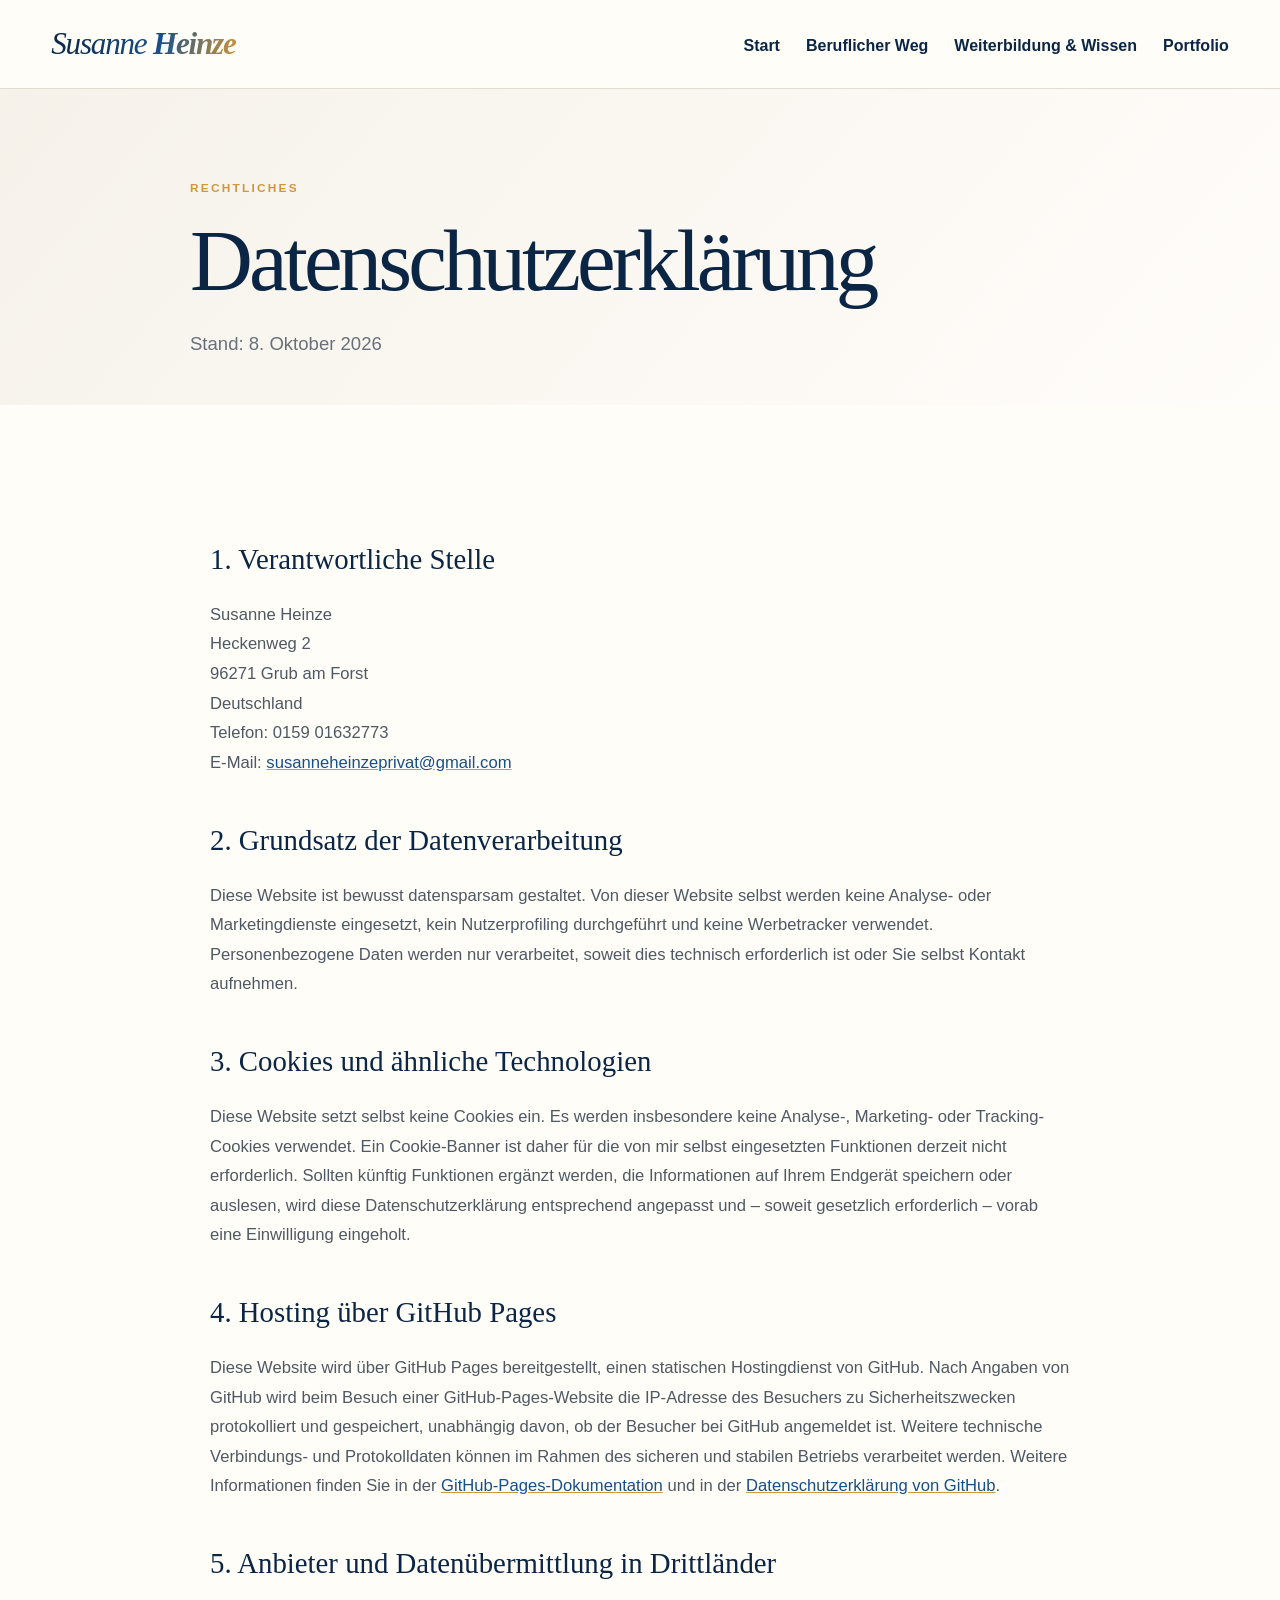
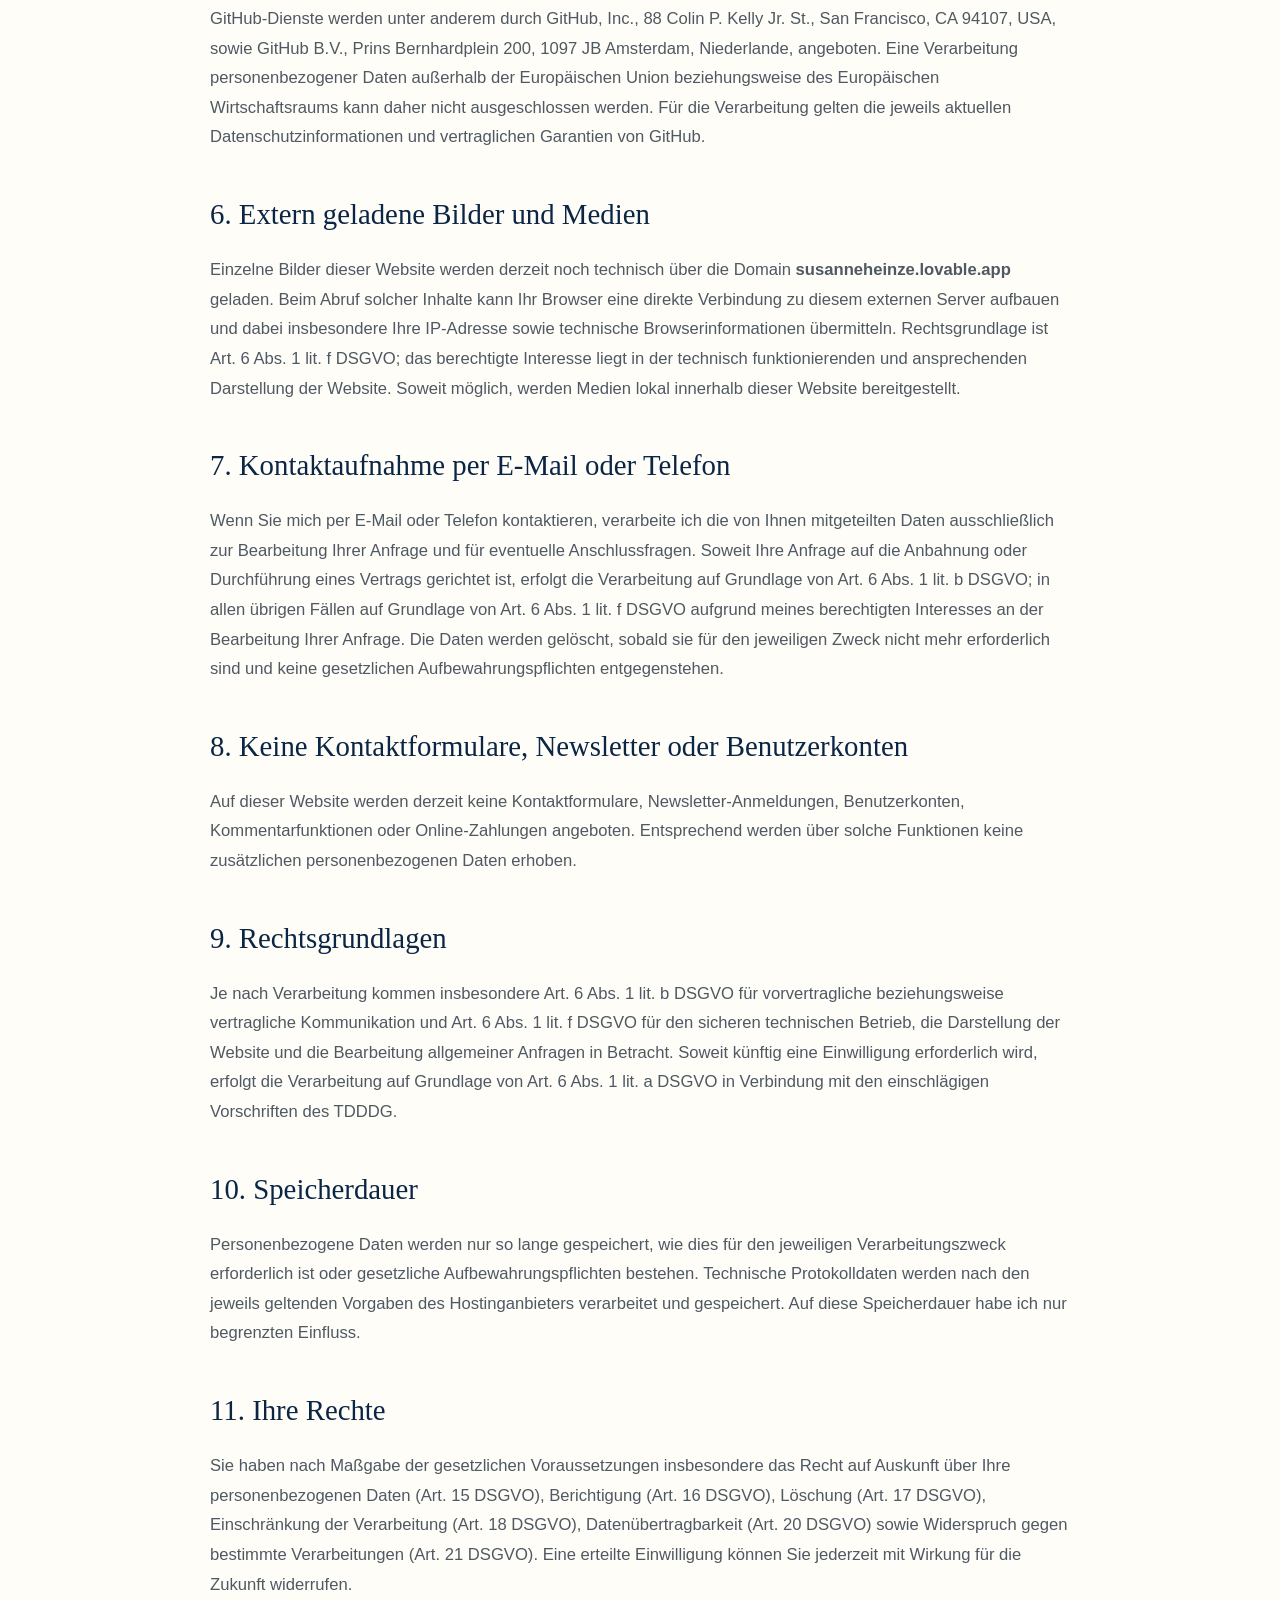
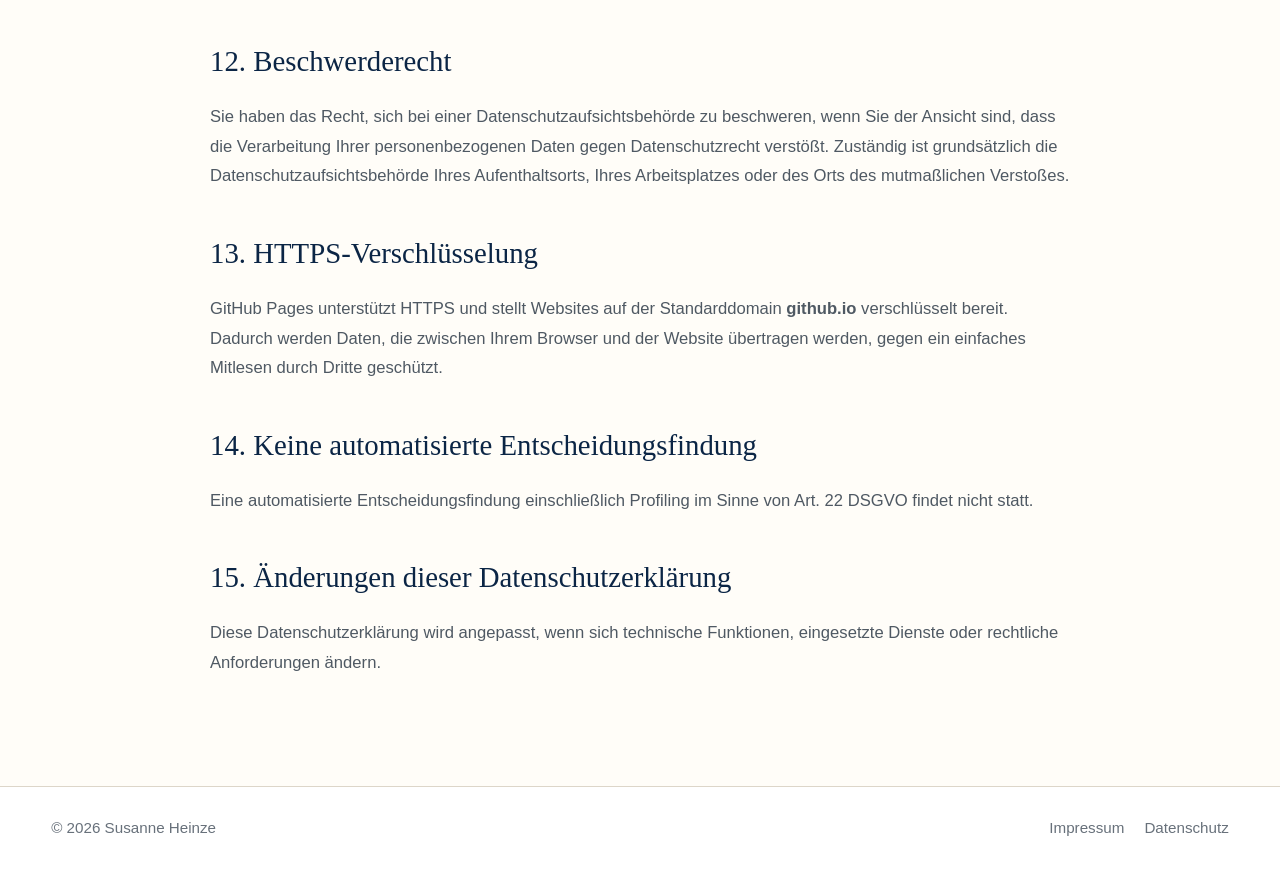
<file: V2-AKTUELL/datenschutz.html>
<!doctype html>
<html lang="de">
<head><meta charset="utf-8"><meta name="viewport" content="width=device-width,initial-scale=1"><title>Datenschutz | Susanne Heinze</title><link rel="stylesheet" href="style.css"></head>
<body>
<header class="site-header"><div class="shell header-inner"><a class="brand" href="index.html"><span>Susanne</span> Heinze</a><nav class="desktop-nav" aria-label="Hauptnavigation"><a href="index.html">Start</a><a href="beruflicher-weg.html">Beruflicher Weg</a><a href="weiterbildung-wissen.html">Weiterbildung & Wissen</a><a href="portfolio.html">Portfolio</a></nav><button class="menu-button" type="button" aria-expanded="false">Menü</button></div><div class="mobile-nav" aria-hidden="true"><a href="index.html">Start</a><a href="beruflicher-weg.html">Beruflicher Weg</a><a href="weiterbildung-wissen.html">Weiterbildung & Wissen</a><a href="portfolio.html">Portfolio</a><a href="impressum.html">Impressum</a><a href="datenschutz.html">Datenschutz</a></div></header>
<main>
<section class="page-hero compact"><div class="shell page-hero-inner reveal"><p class="kicker">Rechtliches</p><h1>Datenschutzerklärung</h1><p>Stand: 8. Oktober 2026</p></div></section>
<section class="section"><div class="shell legal-copy reveal">
<h2>1. Verantwortliche Stelle</h2>
<p>Susanne Heinze<br>Heckenweg 2<br>96271 Grub am Forst<br>Deutschland<br>Telefon: 0159 01632773<br>E-Mail: <a href="mailto:susanneheinzeprivat@gmail.com">susanneheinzeprivat@gmail.com</a></p>

<h2>2. Grundsatz der Datenverarbeitung</h2>
<p>Diese Website ist bewusst datensparsam gestaltet. Von dieser Website selbst werden keine Analyse- oder Marketingdienste eingesetzt, kein Nutzerprofiling durchgeführt und keine Werbetracker verwendet. Personenbezogene Daten werden nur verarbeitet, soweit dies technisch erforderlich ist oder Sie selbst Kontakt aufnehmen.</p>

<h2>3. Cookies und ähnliche Technologien</h2>
<p>Diese Website setzt selbst keine Cookies ein. Es werden insbesondere keine Analyse-, Marketing- oder Tracking-Cookies verwendet. Ein Cookie-Banner ist daher für die von mir selbst eingesetzten Funktionen derzeit nicht erforderlich. Sollten künftig Funktionen ergänzt werden, die Informationen auf Ihrem Endgerät speichern oder auslesen, wird diese Datenschutzerklärung entsprechend angepasst und – soweit gesetzlich erforderlich – vorab eine Einwilligung eingeholt.</p>

<h2>4. Hosting über GitHub Pages</h2>
<p>Diese Website wird über GitHub Pages bereitgestellt, einen statischen Hostingdienst von GitHub. Nach Angaben von GitHub wird beim Besuch einer GitHub-Pages-Website die IP-Adresse des Besuchers zu Sicherheitszwecken protokolliert und gespeichert, unabhängig davon, ob der Besucher bei GitHub angemeldet ist. Weitere technische Verbindungs- und Protokolldaten können im Rahmen des sicheren und stabilen Betriebs verarbeitet werden. Weitere Informationen finden Sie in der <a href="https://docs.github.com/de/pages/getting-started-with-github-pages/what-is-github-pages" target="_blank" rel="noopener">GitHub-Pages-Dokumentation</a> und in der <a href="https://docs.github.com/de/site-policy/privacy-policies/github-general-privacy-statement" target="_blank" rel="noopener">Datenschutzerklärung von GitHub</a>.</p>

<h2>5. Anbieter und Datenübermittlung in Drittländer</h2>
<p>GitHub-Dienste werden unter anderem durch GitHub, Inc., 88 Colin P. Kelly Jr. St., San Francisco, CA 94107, USA, sowie GitHub B.V., Prins Bernhardplein 200, 1097 JB Amsterdam, Niederlande, angeboten. Eine Verarbeitung personenbezogener Daten außerhalb der Europäischen Union beziehungsweise des Europäischen Wirtschaftsraums kann daher nicht ausgeschlossen werden. Für die Verarbeitung gelten die jeweils aktuellen Datenschutzinformationen und vertraglichen Garantien von GitHub.</p>

<h2>6. Extern geladene Bilder und Medien</h2>
<p>Einzelne Bilder dieser Website werden derzeit noch technisch über die Domain <strong>susanneheinze.lovable.app</strong> geladen. Beim Abruf solcher Inhalte kann Ihr Browser eine direkte Verbindung zu diesem externen Server aufbauen und dabei insbesondere Ihre IP-Adresse sowie technische Browserinformationen übermitteln. Rechtsgrundlage ist Art. 6 Abs. 1 lit. f DSGVO; das berechtigte Interesse liegt in der technisch funktionierenden und ansprechenden Darstellung der Website. Soweit möglich, werden Medien lokal innerhalb dieser Website bereitgestellt.</p>

<h2>7. Kontaktaufnahme per E-Mail oder Telefon</h2>
<p>Wenn Sie mich per E-Mail oder Telefon kontaktieren, verarbeite ich die von Ihnen mitgeteilten Daten ausschließlich zur Bearbeitung Ihrer Anfrage und für eventuelle Anschlussfragen. Soweit Ihre Anfrage auf die Anbahnung oder Durchführung eines Vertrags gerichtet ist, erfolgt die Verarbeitung auf Grundlage von Art. 6 Abs. 1 lit. b DSGVO; in allen übrigen Fällen auf Grundlage von Art. 6 Abs. 1 lit. f DSGVO aufgrund meines berechtigten Interesses an der Bearbeitung Ihrer Anfrage. Die Daten werden gelöscht, sobald sie für den jeweiligen Zweck nicht mehr erforderlich sind und keine gesetzlichen Aufbewahrungspflichten entgegenstehen.</p>

<h2>8. Keine Kontaktformulare, Newsletter oder Benutzerkonten</h2>
<p>Auf dieser Website werden derzeit keine Kontaktformulare, Newsletter-Anmeldungen, Benutzerkonten, Kommentarfunktionen oder Online-Zahlungen angeboten. Entsprechend werden über solche Funktionen keine zusätzlichen personenbezogenen Daten erhoben.</p>

<h2>9. Rechtsgrundlagen</h2>
<p>Je nach Verarbeitung kommen insbesondere Art. 6 Abs. 1 lit. b DSGVO für vorvertragliche beziehungsweise vertragliche Kommunikation und Art. 6 Abs. 1 lit. f DSGVO für den sicheren technischen Betrieb, die Darstellung der Website und die Bearbeitung allgemeiner Anfragen in Betracht. Soweit künftig eine Einwilligung erforderlich wird, erfolgt die Verarbeitung auf Grundlage von Art. 6 Abs. 1 lit. a DSGVO in Verbindung mit den einschlägigen Vorschriften des TDDDG.</p>

<h2>10. Speicherdauer</h2>
<p>Personenbezogene Daten werden nur so lange gespeichert, wie dies für den jeweiligen Verarbeitungszweck erforderlich ist oder gesetzliche Aufbewahrungspflichten bestehen. Technische Protokolldaten werden nach den jeweils geltenden Vorgaben des Hostinganbieters verarbeitet und gespeichert. Auf diese Speicherdauer habe ich nur begrenzten Einfluss.</p>

<h2>11. Ihre Rechte</h2>
<p>Sie haben nach Maßgabe der gesetzlichen Voraussetzungen insbesondere das Recht auf Auskunft über Ihre personenbezogenen Daten (Art. 15 DSGVO), Berichtigung (Art. 16 DSGVO), Löschung (Art. 17 DSGVO), Einschränkung der Verarbeitung (Art. 18 DSGVO), Datenübertragbarkeit (Art. 20 DSGVO) sowie Widerspruch gegen bestimmte Verarbeitungen (Art. 21 DSGVO). Eine erteilte Einwilligung können Sie jederzeit mit Wirkung für die Zukunft widerrufen.</p>

<h2>12. Beschwerderecht</h2>
<p>Sie haben das Recht, sich bei einer Datenschutzaufsichtsbehörde zu beschweren, wenn Sie der Ansicht sind, dass die Verarbeitung Ihrer personenbezogenen Daten gegen Datenschutzrecht verstößt. Zuständig ist grundsätzlich die Datenschutzaufsichtsbehörde Ihres Aufenthaltsorts, Ihres Arbeitsplatzes oder des Orts des mutmaßlichen Verstoßes.</p>

<h2>13. HTTPS-Verschlüsselung</h2>
<p>GitHub Pages unterstützt HTTPS und stellt Websites auf der Standarddomain <strong>github.io</strong> verschlüsselt bereit. Dadurch werden Daten, die zwischen Ihrem Browser und der Website übertragen werden, gegen ein einfaches Mitlesen durch Dritte geschützt.</p>

<h2>14. Keine automatisierte Entscheidungsfindung</h2>
<p>Eine automatisierte Entscheidungsfindung einschließlich Profiling im Sinne von Art. 22 DSGVO findet nicht statt.</p>

<h2>15. Änderungen dieser Datenschutzerklärung</h2>
<p>Diese Datenschutzerklärung wird angepasst, wenn sich technische Funktionen, eingesetzte Dienste oder rechtliche Anforderungen ändern.</p>
</div></section>
</main>
<footer class="site-footer"><div class="shell footer-inner"><span>© 2026 Susanne Heinze</span><div><a href="impressum.html">Impressum</a><a href="datenschutz.html">Datenschutz</a></div></div></footer>
<script src="script.js"></script>
</body>
</html>
</file>
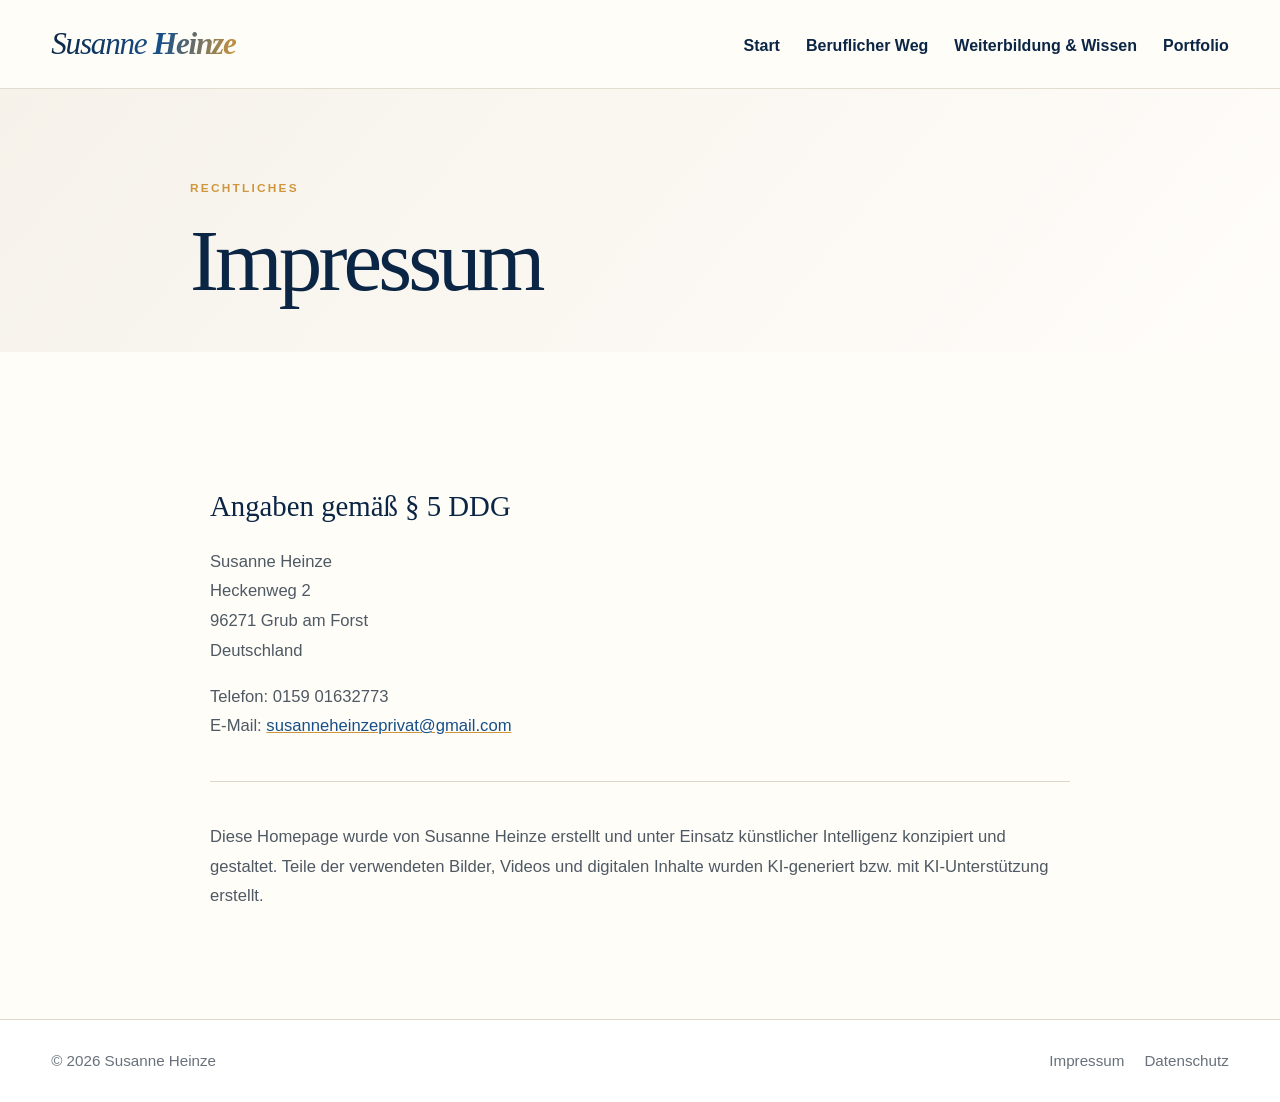
<file: V2-AKTUELL/impressum.html>
<!doctype html>
<html lang="de">
<head><meta charset="utf-8"><meta name="viewport" content="width=device-width,initial-scale=1"><title>Impressum | Susanne Heinze</title><link rel="stylesheet" href="style.css"></head>
<body>
<header class="site-header"><div class="shell header-inner"><a class="brand" href="index.html"><span>Susanne</span> Heinze</a><nav class="desktop-nav" aria-label="Hauptnavigation"><a href="index.html">Start</a><a href="beruflicher-weg.html">Beruflicher Weg</a><a href="weiterbildung-wissen.html">Weiterbildung & Wissen</a><a href="portfolio.html">Portfolio</a></nav><button class="menu-button" type="button" aria-expanded="false">Menü</button></div><div class="mobile-nav" aria-hidden="true"><a href="index.html">Start</a><a href="beruflicher-weg.html">Beruflicher Weg</a><a href="weiterbildung-wissen.html">Weiterbildung & Wissen</a><a href="portfolio.html">Portfolio</a><a href="impressum.html">Impressum</a><a href="datenschutz.html">Datenschutz</a></div></header>
<main><section class="page-hero compact"><div class="shell page-hero-inner reveal"><p class="kicker">Rechtliches</p><h1>Impressum</h1></div></section>
<section class="section"><div class="shell legal-copy reveal"><h2>Angaben gemäß § 5 DDG</h2><p>Susanne Heinze<br>Heckenweg 2<br>96271 Grub am Forst<br>Deutschland</p><p>Telefon: 0159 01632773<br>E-Mail: <a href="mailto:susanneheinzeprivat@gmail.com">susanneheinzeprivat@gmail.com</a></p><hr><p>Diese Homepage wurde von Susanne Heinze erstellt und unter Einsatz künstlicher Intelligenz konzipiert und gestaltet. Teile der verwendeten Bilder, Videos und digitalen Inhalte wurden KI-generiert bzw. mit KI-Unterstützung erstellt.</p></div></section></main>
<footer class="site-footer"><div class="shell footer-inner"><span>© 2026 Susanne Heinze</span><div><a href="impressum.html">Impressum</a><a href="datenschutz.html">Datenschutz</a></div></div></footer>
<script src="script.js"></script>
</body>
</html>
</file>
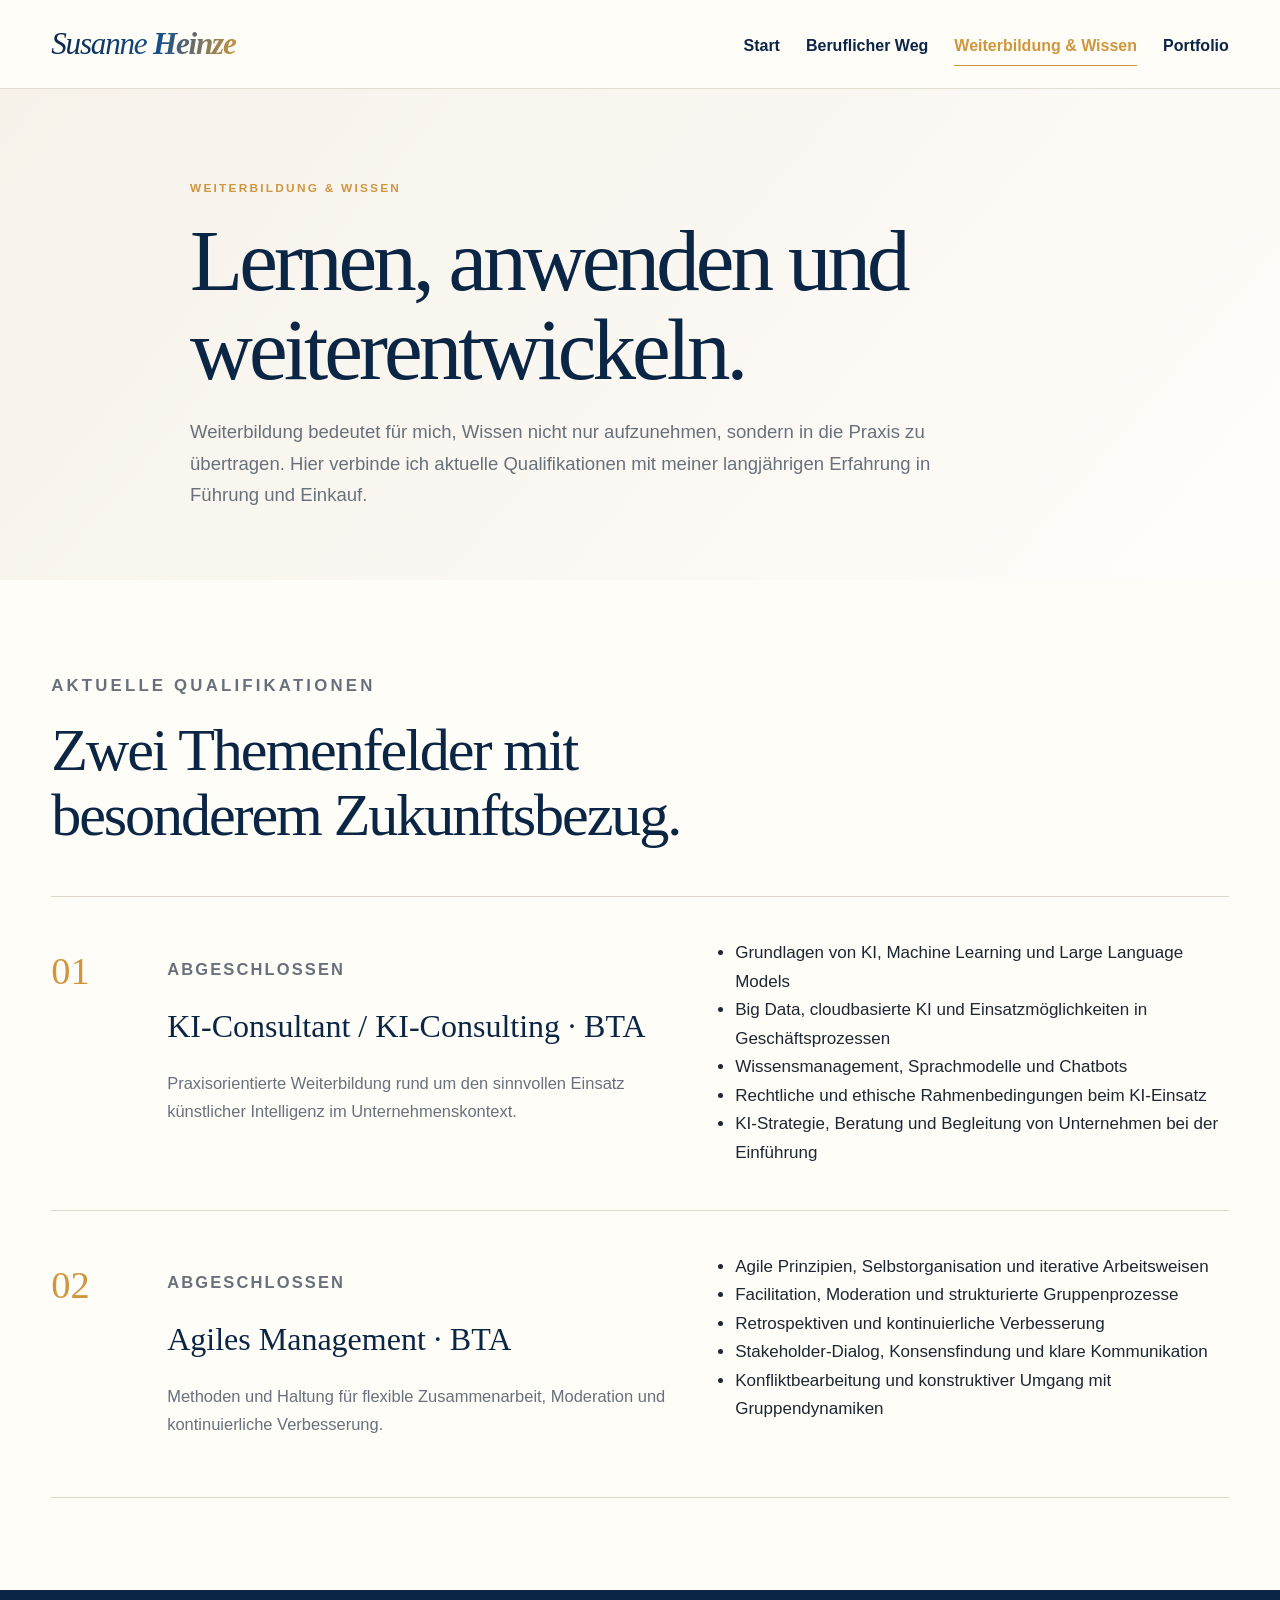
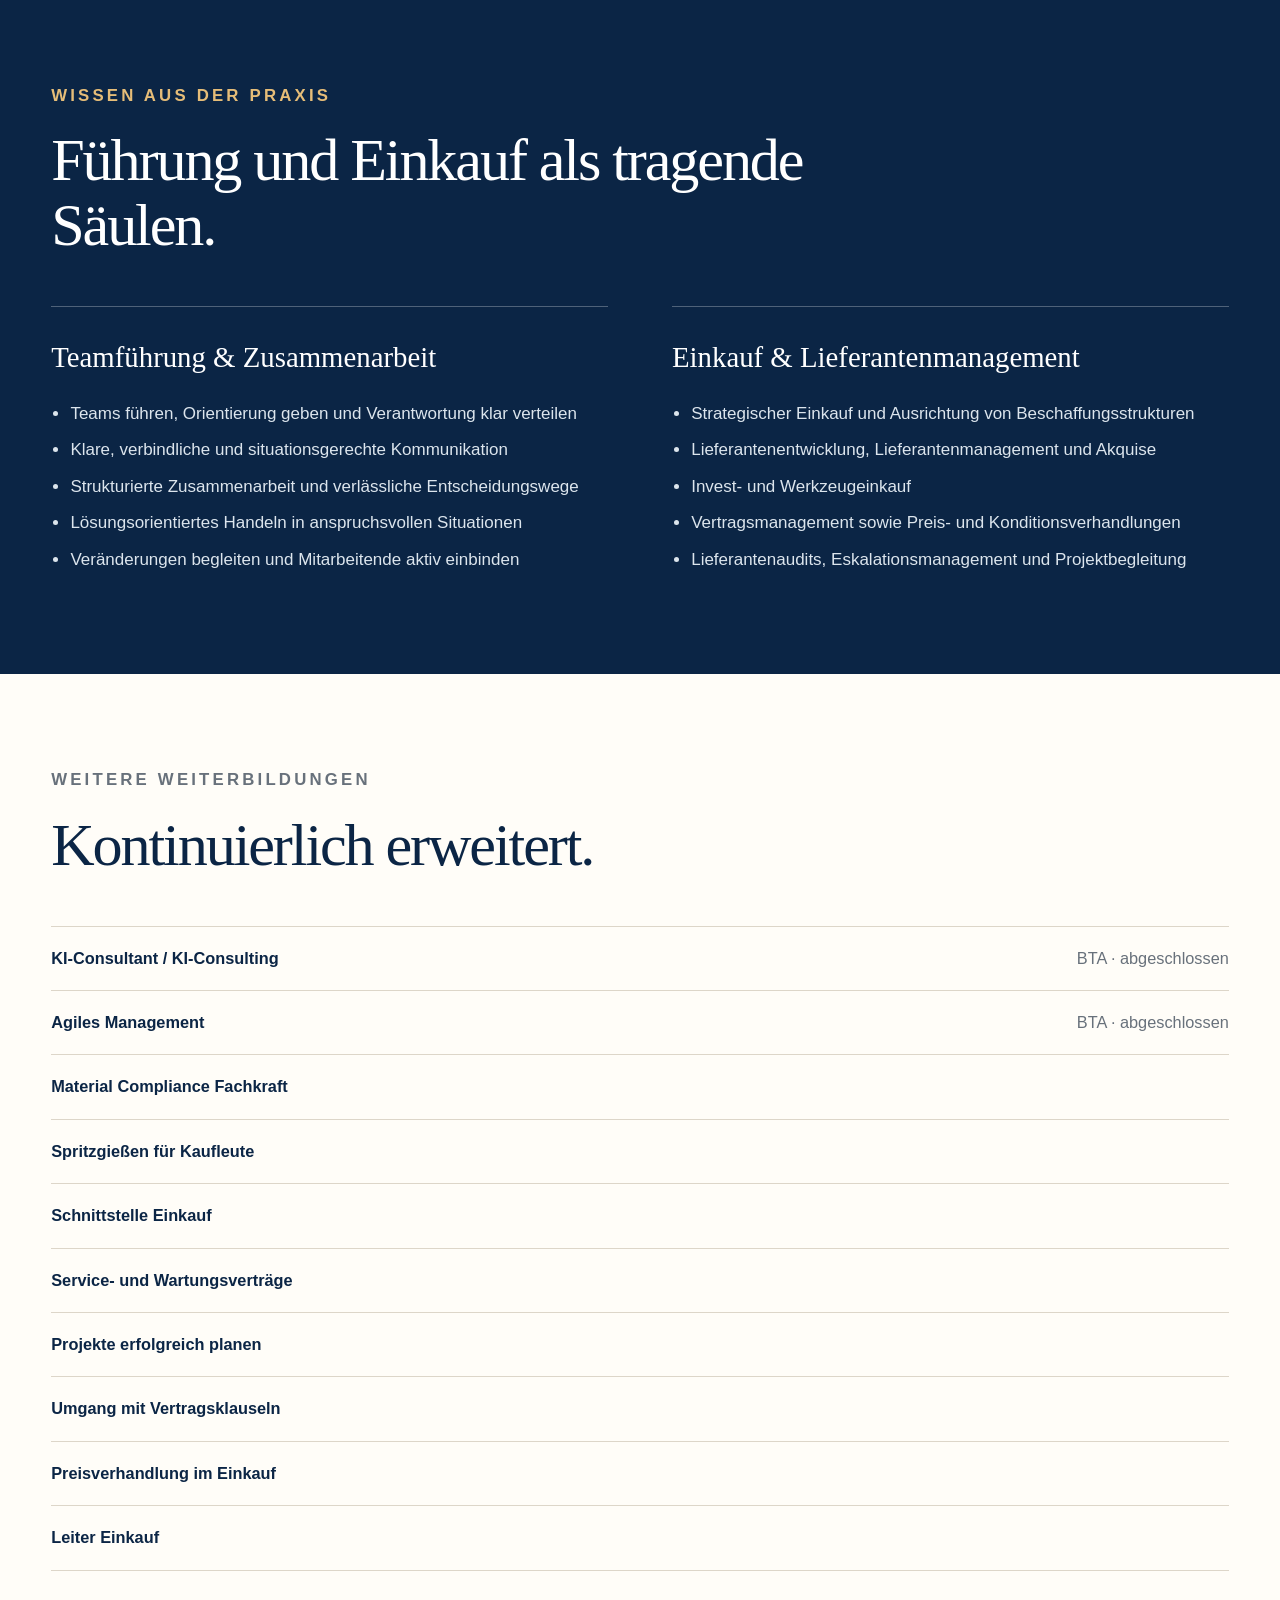
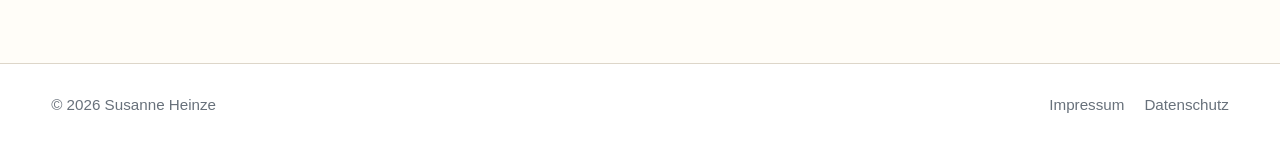
<file: V2-AKTUELL/weiterbildung-wissen.html>
<!doctype html>
<html lang="de">
<head>
  <meta charset="utf-8">
  <meta name="viewport" content="width=device-width,initial-scale=1">
  <title>Weiterbildung & Wissen | Susanne Heinze</title>
  <link rel="stylesheet" href="style.css">
</head>
<body>
<header class="site-header">
  <div class="shell header-inner">
    <a class="brand" href="index.html"><span>Susanne</span> Heinze</a>
    <nav class="desktop-nav" aria-label="Hauptnavigation">
      <a href="index.html">Start</a><a href="beruflicher-weg.html">Beruflicher Weg</a><a class="active" href="weiterbildung-wissen.html">Weiterbildung & Wissen</a><a href="portfolio.html">Portfolio</a>
    </nav>
    <button class="menu-button" type="button" aria-expanded="false">Menü</button>
  </div>
  <div class="mobile-nav" aria-hidden="true"><a href="index.html">Start</a><a href="beruflicher-weg.html">Beruflicher Weg</a><a href="weiterbildung-wissen.html">Weiterbildung & Wissen</a><a href="portfolio.html">Portfolio</a><a href="impressum.html">Impressum</a><a href="datenschutz.html">Datenschutz</a></div>
</header>

<main>
  <section class="page-hero">
    <div class="shell page-hero-inner reveal">
      <p class="kicker">Weiterbildung & Wissen</p>
      <h1>Lernen, anwenden und weiterentwickeln.</h1>
      <p>Weiterbildung bedeutet für mich, Wissen nicht nur aufzunehmen, sondern in die Praxis zu übertragen. Hier verbinde ich aktuelle Qualifikationen mit meiner langjährigen Erfahrung in Führung und Einkauf.</p>
    </div>
  </section>

  <section class="section">
    <div class="shell">
      <div class="section-heading reveal"><p class="kicker">Aktuelle Qualifikationen</p><h2>Zwei Themenfelder mit besonderem Zukunftsbezug.</h2></div>
      <div class="learning-stack">
        <article class="learning-feature reveal">
          <div class="learning-index">01</div>
          <div><p class="status">abgeschlossen</p><h3>KI-Consultant / KI-Consulting · BTA</h3><p>Praxisorientierte Weiterbildung rund um den sinnvollen Einsatz künstlicher Intelligenz im Unternehmenskontext.</p></div>
          <ul><li>Grundlagen von KI, Machine Learning und Large Language Models</li><li>Big Data, cloudbasierte KI und Einsatzmöglichkeiten in Geschäftsprozessen</li><li>Wissensmanagement, Sprachmodelle und Chatbots</li><li>Rechtliche und ethische Rahmenbedingungen beim KI-Einsatz</li><li>KI-Strategie, Beratung und Begleitung von Unternehmen bei der Einführung</li></ul>
        </article>
        <article class="learning-feature reveal">
          <div class="learning-index">02</div>
          <div><p class="status">abgeschlossen</p><h3>Agiles Management · BTA</h3><p>Methoden und Haltung für flexible Zusammenarbeit, Moderation und kontinuierliche Verbesserung.</p></div>
          <ul><li>Agile Prinzipien, Selbstorganisation und iterative Arbeitsweisen</li><li>Facilitation, Moderation und strukturierte Gruppenprozesse</li><li>Retrospektiven und kontinuierliche Verbesserung</li><li>Stakeholder-Dialog, Konsensfindung und klare Kommunikation</li><li>Konfliktbearbeitung und konstruktiver Umgang mit Gruppendynamiken</li></ul>
        </article>
      </div>
    </div>
  </section>

  <section class="section focus-band">
    <div class="shell">
      <div class="section-heading light reveal"><p class="kicker light">Wissen aus der Praxis</p><h2>Führung und Einkauf als tragende Säulen.</h2></div>
      <div class="practice-grid">
        <article class="practice-block reveal"><h3>Teamführung & Zusammenarbeit</h3><ul><li>Teams führen, Orientierung geben und Verantwortung klar verteilen</li><li>Klare, verbindliche und situationsgerechte Kommunikation</li><li>Strukturierte Zusammenarbeit und verlässliche Entscheidungswege</li><li>Lösungsorientiertes Handeln in anspruchsvollen Situationen</li><li>Veränderungen begleiten und Mitarbeitende aktiv einbinden</li></ul></article>
        <article class="practice-block reveal"><h3>Einkauf & Lieferantenmanagement</h3><ul><li>Strategischer Einkauf und Ausrichtung von Beschaffungsstrukturen</li><li>Lieferantenentwicklung, Lieferantenmanagement und Akquise</li><li>Invest- und Werkzeugeinkauf</li><li>Vertragsmanagement sowie Preis- und Konditionsverhandlungen</li><li>Lieferantenaudits, Eskalationsmanagement und Projektbegleitung</li></ul></article>
      </div>
    </div>
  </section>

  <section class="section">
    <div class="shell">
      <div class="section-heading reveal"><p class="kicker">Weitere Weiterbildungen</p><h2>Kontinuierlich erweitert.</h2></div>
      <div class="qualification-list">
        <div class="qualification reveal">KI-Consultant / KI-Consulting <span>BTA · abgeschlossen</span></div>
        <div class="qualification reveal">Agiles Management <span>BTA · abgeschlossen</span></div>
        <div class="qualification reveal">Material Compliance Fachkraft</div>
        <div class="qualification reveal">Spritzgießen für Kaufleute</div>
        <div class="qualification reveal">Schnittstelle Einkauf</div>
        <div class="qualification reveal">Service- und Wartungsverträge</div>
        <div class="qualification reveal">Projekte erfolgreich planen</div>
        <div class="qualification reveal">Umgang mit Vertragsklauseln</div>
        <div class="qualification reveal">Preisverhandlung im Einkauf</div>
        <div class="qualification reveal">Leiter Einkauf</div>
      </div>
    </div>
  </section>
</main>

<footer class="site-footer"><div class="shell footer-inner"><span>© 2026 Susanne Heinze</span><div><a href="impressum.html">Impressum</a><a href="datenschutz.html">Datenschutz</a></div></div></footer>
<script src="script.js"></script>
</body>
</html>
</file>
<file: V2-AKTUELL/style.css>
:root{
  --navy:#0b2545;--blue:#174f88;--blue-soft:#dce7f1;--gold:#cf963d;--gold-light:#e6bd78;
  --ink:#1d2732;--muted:#68717b;--ivory:#f6f2ea;--paper:#fffdf8;--line:#ddd6c9;--white:#fff;
}
*{box-sizing:border-box}
html{scroll-behavior:smooth}
body{margin:0;background:var(--paper);color:var(--ink);font-family:Arial,Helvetica,sans-serif;font-size:17px;line-height:1.68}
a{color:inherit;text-decoration:none}
img,video{display:block;max-width:100%}
button{font:inherit}
.shell{width:min(1180px,92vw);margin:0 auto}
.site-header{position:sticky;top:0;z-index:50;background:rgba(255,253,248,.94);backdrop-filter:blur(14px);border-bottom:1px solid rgba(221,214,201,.8)}
.header-inner{min-height:88px;display:flex;align-items:center;justify-content:space-between;gap:28px}
.brand{font-family:Georgia,"Times New Roman",serif;font-style:italic;font-size:1.95rem;font-weight:700;letter-spacing:-.04em;line-height:1;background:linear-gradient(105deg,var(--navy) 0%,var(--blue) 58%,var(--gold) 100%);-webkit-background-clip:text;background-clip:text;color:transparent;white-space:nowrap}
.brand span{font-weight:400}
.desktop-nav{display:flex;align-items:center;gap:26px}
.desktop-nav a{font-size:1rem;color:var(--navy);position:relative;padding:30px 0 26px;font-weight:600;transition:color .2s ease}
.desktop-nav a::after{content:"";position:absolute;left:0;right:100%;bottom:19px;height:1px;background:var(--gold);transition:right .2s ease}
.desktop-nav a:hover::after,.desktop-nav a.active::after{right:0}
.desktop-nav a:hover,.desktop-nav a.active{color:var(--gold)}.desktop-nav a.active{font-weight:800}
.menu-button{display:none;font-size:1rem;border:1px solid var(--gold);background:var(--gold);color:var(--navy);border-radius:999px;padding:9px 16px;cursor:pointer;font-weight:800;box-shadow:0 6px 18px rgba(207,150,61,.18);transition:background .2s ease,color .2s ease,transform .2s ease}.menu-button:hover{background:var(--navy);border-color:var(--navy);color:var(--white);transform:translateY(-1px)}
.mobile-nav{display:none;padding:14px 4vw 24px;border-top:1px solid var(--line);background:var(--paper)}
.mobile-nav.open{display:grid}
.mobile-nav a{padding:14px 0;font-size:1.05rem;border-bottom:1px solid var(--line);color:var(--navy)}
.hero{padding:74px 0 86px;background:linear-gradient(125deg,var(--ivory) 0%,#fffdfa 62%,#f3eee4 100%)}
.hero-grid{display:grid;grid-template-columns:1.08fr .92fr;gap:76px;align-items:center}
.kicker{text-transform:uppercase;letter-spacing:.19em;font-size:.74rem;font-weight:800;color:var(--gold);margin:0 0 18px}
.kicker.light{color:var(--gold-light)}
.hero h1,.page-hero h1{font-family:Georgia,"Times New Roman",serif;color:var(--navy);font-weight:500;letter-spacing:-.045em;line-height:1.02;margin:0}
.hero h1{font-size:clamp(3.2rem,7.2vw,6.5rem);max-width:760px}
.hero-text{font-size:1.16rem;color:#58636e;max-width:700px;margin:20px 0 0}
.button-row{display:flex;gap:14px;flex-wrap:wrap;margin-top:32px}
.button{display:inline-flex;align-items:center;justify-content:center;min-height:48px;padding:0 20px;border-radius:999px;font-size:1rem;font-weight:700;border:1px solid var(--navy);transition:transform .18s ease,background .18s ease}
.button:hover{transform:translateY(-2px)}
.button-primary{background:var(--navy);color:var(--white)}
.button-quiet{background:transparent;color:var(--navy)}
.hero-visual{position:relative}
.portrait-frame{position:relative;padding:14px;background:var(--white);box-shadow:0 30px 70px rgba(15,37,66,.14)}
.portrait-frame::before{content:"";position:absolute;inset:7px;border:1px solid rgba(207,150,61,.55);pointer-events:none}
.portrait-frame img{width:100%;aspect-ratio:4/5;object-fit:cover}
.hero-note{position:absolute;left:-38px;bottom:-32px;width:min(360px,82%);padding:22px 24px;background:var(--navy);color:#eef2f6;font-size:1rem;box-shadow:0 18px 45px rgba(11,37,69,.2)}
.section{padding:92px 0}
.intro-section{padding-top:104px}
.section-heading{max-width:760px;margin-bottom:48px}
.section-heading.narrow{max-width:640px}
.section-heading h2,.portfolio-heading h2,.contact-grid h2,.focus-grid h2{font-family:Georgia,"Times New Roman",serif;color:var(--navy);font-weight:500;letter-spacing:-.035em;line-height:1.08;margin:0 0 18px;font-size:clamp(2.2rem,4.7vw,4rem)}
.section-heading p,.portfolio-heading p,.contact-grid p,.focus-copy p{color:var(--muted);font-size:1.05rem}
.editorial-grid{display:grid;grid-template-columns:repeat(3,1fr);border-top:1px solid var(--line);border-bottom:1px solid var(--line)}
.editorial-link{padding:34px 30px 38px 0;min-height:250px}
.editorial-link+.editorial-link{border-left:1px solid var(--line);padding-left:30px}
.editorial-link .number{display:block;font-size:.77rem;letter-spacing:.16em;color:var(--gold);font-weight:800;margin-bottom:34px}
.editorial-link h3{font-family:Georgia,"Times New Roman",serif;font-size:1.7rem;color:var(--navy);margin:0 0 12px;font-weight:500}
.editorial-link p{color:var(--muted);font-size:1.02rem;margin:0 0 28px}
.text-link{font-size:.94rem;font-weight:800;color:var(--blue);border-bottom:1px solid var(--gold)}
.focus-band{background:var(--navy);color:var(--white)}
.focus-grid{display:grid;grid-template-columns:1fr .8fr;gap:90px;align-items:end}
.focus-grid h2,.section-heading.light h2,.portfolio-heading.light h2{color:var(--white)}
.focus-copy p{color:#d7e0e9;font-size:1.12rem}
.contact-grid{display:grid;grid-template-columns:1fr .8fr;gap:80px;align-items:start}
.contact-grid .button{margin-top:12px}
.page-hero{padding:90px 0 70px;background:linear-gradient(130deg,var(--ivory),#fffdfa)}
.page-hero.compact{padding-bottom:46px}
.page-hero-inner{max-width:900px}
.page-hero h1{font-size:clamp(3rem,6.8vw,6rem)}
.page-hero p:not(.kicker){font-size:1.16rem;color:var(--muted);max-width:760px;margin:22px 0 0}
.career-list{border-top:1px solid var(--line)}
.career-row{display:grid;grid-template-columns:220px 1fr;gap:42px;padding:38px 0;border-bottom:1px solid var(--line)}
.career-date{color:var(--gold);font-weight:800;font-size:.9rem;letter-spacing:.06em;text-transform:uppercase;padding-top:5px}
.career-content h3{font-family:Georgia,"Times New Roman",serif;color:var(--navy);font-size:2rem;font-weight:500;margin:0}
.career-company{font-weight:700;color:#4c5966;margin:4px 0 16px}
.career-content ul,.learning-feature ul,.practice-block ul{margin:0;padding-left:1.2rem}
.soft-section{background:var(--ivory)}
.education-grid{display:grid;grid-template-columns:1fr 1fr;border-top:1px solid var(--line)}
.education-item{padding:30px 36px 30px 0;border-bottom:1px solid var(--line)}
.education-item:nth-child(even){border-left:1px solid var(--line);padding-left:36px}
.education-item span,.status{display:block;text-transform:uppercase;letter-spacing:.13em;color:var(--gold);font-size:.72rem;font-weight:800}
.education-item h3{font-family:Georgia,"Times New Roman",serif;color:var(--navy);font-size:1.55rem;margin:8px 0 3px;font-weight:500}
.education-item p{margin:0;color:var(--muted);font-size:1.02rem}
.wide-image-section{padding:0 0 92px}
.wide-image-section img{width:100%;height:min(520px,56vw);object-fit:cover}
.learning-stack{border-top:1px solid var(--line)}
.learning-feature{display:grid;grid-template-columns:80px 1fr 1fr;gap:36px;padding:42px 0;border-bottom:1px solid var(--line)}
.learning-index{font-family:Georgia,"Times New Roman",serif;font-size:2.4rem;color:var(--gold)}
.learning-feature h3{font-family:Georgia,"Times New Roman",serif;font-size:2rem;font-weight:500;color:var(--navy);margin:5px 0 12px}
.learning-feature p{color:var(--muted);font-size:1.03rem}
.practice-grid{display:grid;grid-template-columns:1fr 1fr;gap:64px;margin-top:34px}
.practice-block{border-top:1px solid rgba(255,255,255,.28);padding-top:26px}
.practice-block h3{font-family:Georgia,"Times New Roman",serif;font-size:1.8rem;font-weight:500;margin:0 0 18px}
.practice-block li{color:#dce5ed;margin-bottom:8px}
.qualification-list{border-top:1px solid var(--line)}
.qualification{font-size:1.02rem;display:flex;justify-content:space-between;gap:24px;padding:18px 0;border-bottom:1px solid var(--line);font-weight:700;color:var(--navy)}
.qualification span{font-weight:400;color:var(--muted)}
.portfolio-section{display:grid;gap:46px}
.portfolio-heading{max-width:800px}
.image-mosaic{display:grid;grid-template-columns:1.3fr .7fr;gap:18px;align-items:start}
.image-mosaic figure{margin:0;overflow:hidden;background:var(--ivory)}
.image-mosaic img{width:100%;height:100%;object-fit:cover}
.mosaic-wide{grid-column:1/-1}
.mosaic-wide img{aspect-ratio:2.2/1}
.mosaic-tall img{aspect-ratio:4/5}
.mosaic-fill img{aspect-ratio:4/5}
.homepage-showcase{margin:0 auto;max-width:860px}
.homepage-showcase img{width:100%;height:auto}
.video-grid{display:grid;grid-template-columns:1fr 1fr;gap:22px}
.video-panel{background:#0b1118;padding:14px}
.video-panel video{width:100%;aspect-ratio:16/9;background:#000}
.video-panel p{color:#edf2f6;margin:12px 4px 2px;font-size:1rem}
.identity-grid{display:grid;grid-template-columns:1fr 1fr;gap:24px}
.identity-panel{margin:0;background:#fff;padding:24px;min-height:420px;display:flex;align-items:center;justify-content:center}
.identity-panel img{max-height:390px;object-fit:contain}
.poster-grid-v2{display:grid;grid-template-columns:1fr 1fr;gap:28px}
.poster{margin:0;background:var(--ivory);padding:14px}
.poster img{width:100%;aspect-ratio:2/3;object-fit:cover}
.poster figcaption{padding:13px 4px 3px;color:var(--muted);font-size:.98rem}
.legal-copy{max-width:860px}
.legal-copy h2{font-family:Georgia,"Times New Roman",serif;color:var(--navy);font-weight:500;font-size:1.8rem;margin:38px 0 12px}
.legal-copy p{color:#4f5963;font-size:1.04rem;line-height:1.78}
.legal-copy a{color:var(--blue);text-decoration:underline;text-decoration-color:var(--gold)}
.legal-copy hr{border:0;border-top:1px solid var(--line);margin:40px 0}
.site-footer{padding:28px 0;border-top:1px solid var(--line);background:#fff}
.footer-inner{display:flex;justify-content:space-between;gap:20px;color:var(--muted);font-size:.95rem}
.footer-inner div{display:flex;gap:20px}
.footer-inner a:hover{color:var(--navy)}
.reveal{opacity:1;transform:none}
.reveal.in{opacity:1;transform:none}
@media (prefers-reduced-motion:reduce){.reveal{opacity:1;transform:none;transition:none}}
@media(max-width:900px){
  .desktop-nav{display:none}.menu-button{display:inline-flex}
  .hero-grid,.focus-grid,.contact-grid{grid-template-columns:1fr;gap:48px}
  .hero-note{left:18px;bottom:-26px}
  .editorial-grid{grid-template-columns:1fr}
  .editorial-link,.editorial-link+.editorial-link{padding:28px 0;border-left:0;border-bottom:1px solid var(--line)}
  .career-row{grid-template-columns:1fr;gap:12px}
  .learning-feature{grid-template-columns:58px 1fr}
  .learning-feature ul{grid-column:2}
  .practice-grid,.education-grid,.video-grid,.identity-grid,.poster-grid-v2{grid-template-columns:1fr}
  .education-item:nth-child(even){border-left:0;padding-left:0}
  .image-mosaic{grid-template-columns:1fr 1fr}
}
@media(max-width:600px){
  .header-inner{min-height:76px}.brand{font-size:1.58rem}
  .hero{padding:54px 0 72px}.hero h1{font-size:clamp(2.8rem,14vw,4.5rem)}
  .hero-note{position:relative;left:auto;bottom:auto;width:100%;margin-top:0}
  .section{padding:68px 0}.page-hero{padding:64px 0 52px}
  .page-hero h1{font-size:clamp(2.65rem,13vw,4.4rem)}
  .section-heading h2,.portfolio-heading h2,.contact-grid h2,.focus-grid h2{font-size:clamp(2rem,10vw,3.2rem)}
  .career-content h3,.learning-feature h3{font-size:1.6rem}
  .learning-feature{grid-template-columns:1fr}.learning-feature ul{grid-column:auto}
  .image-mosaic{grid-template-columns:1fr}.mosaic-wide{grid-column:auto}.mosaic-wide img{aspect-ratio:1.4/1}
  .footer-inner{flex-direction:column}
}
</file>
